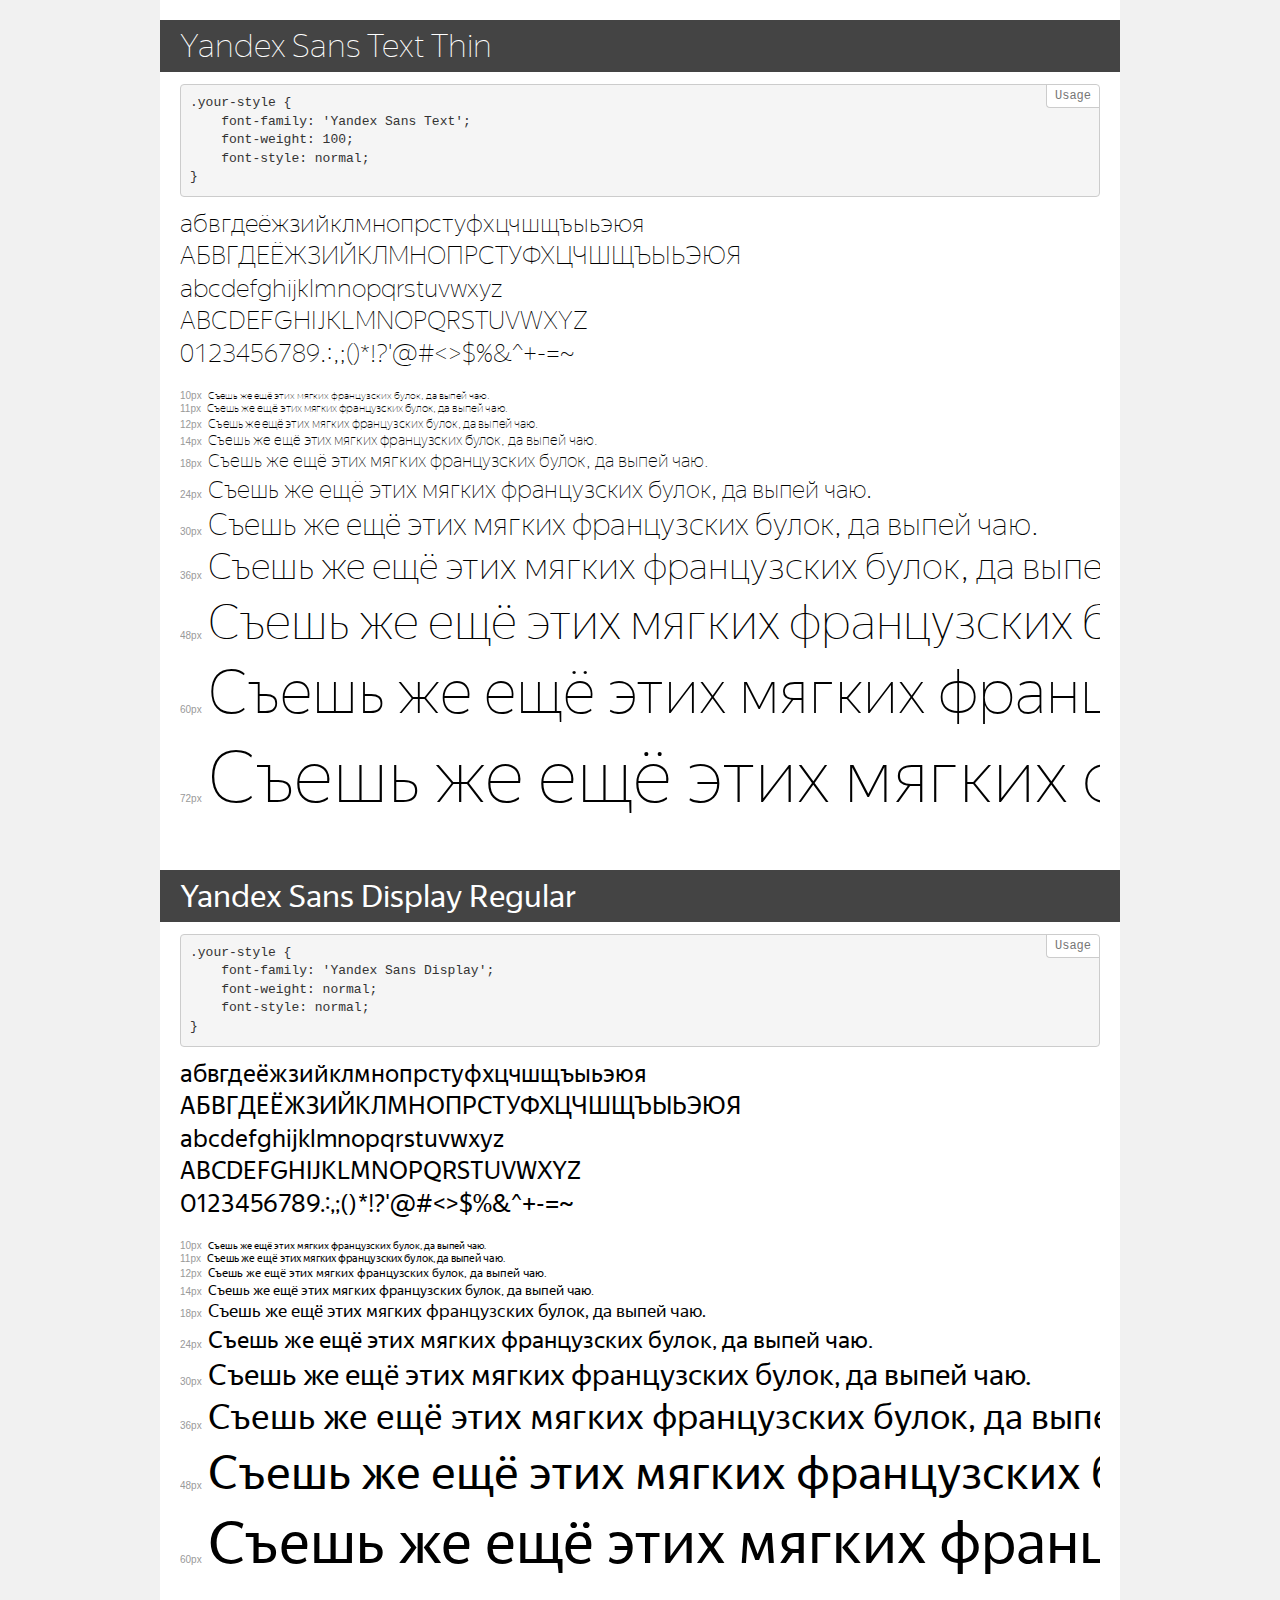
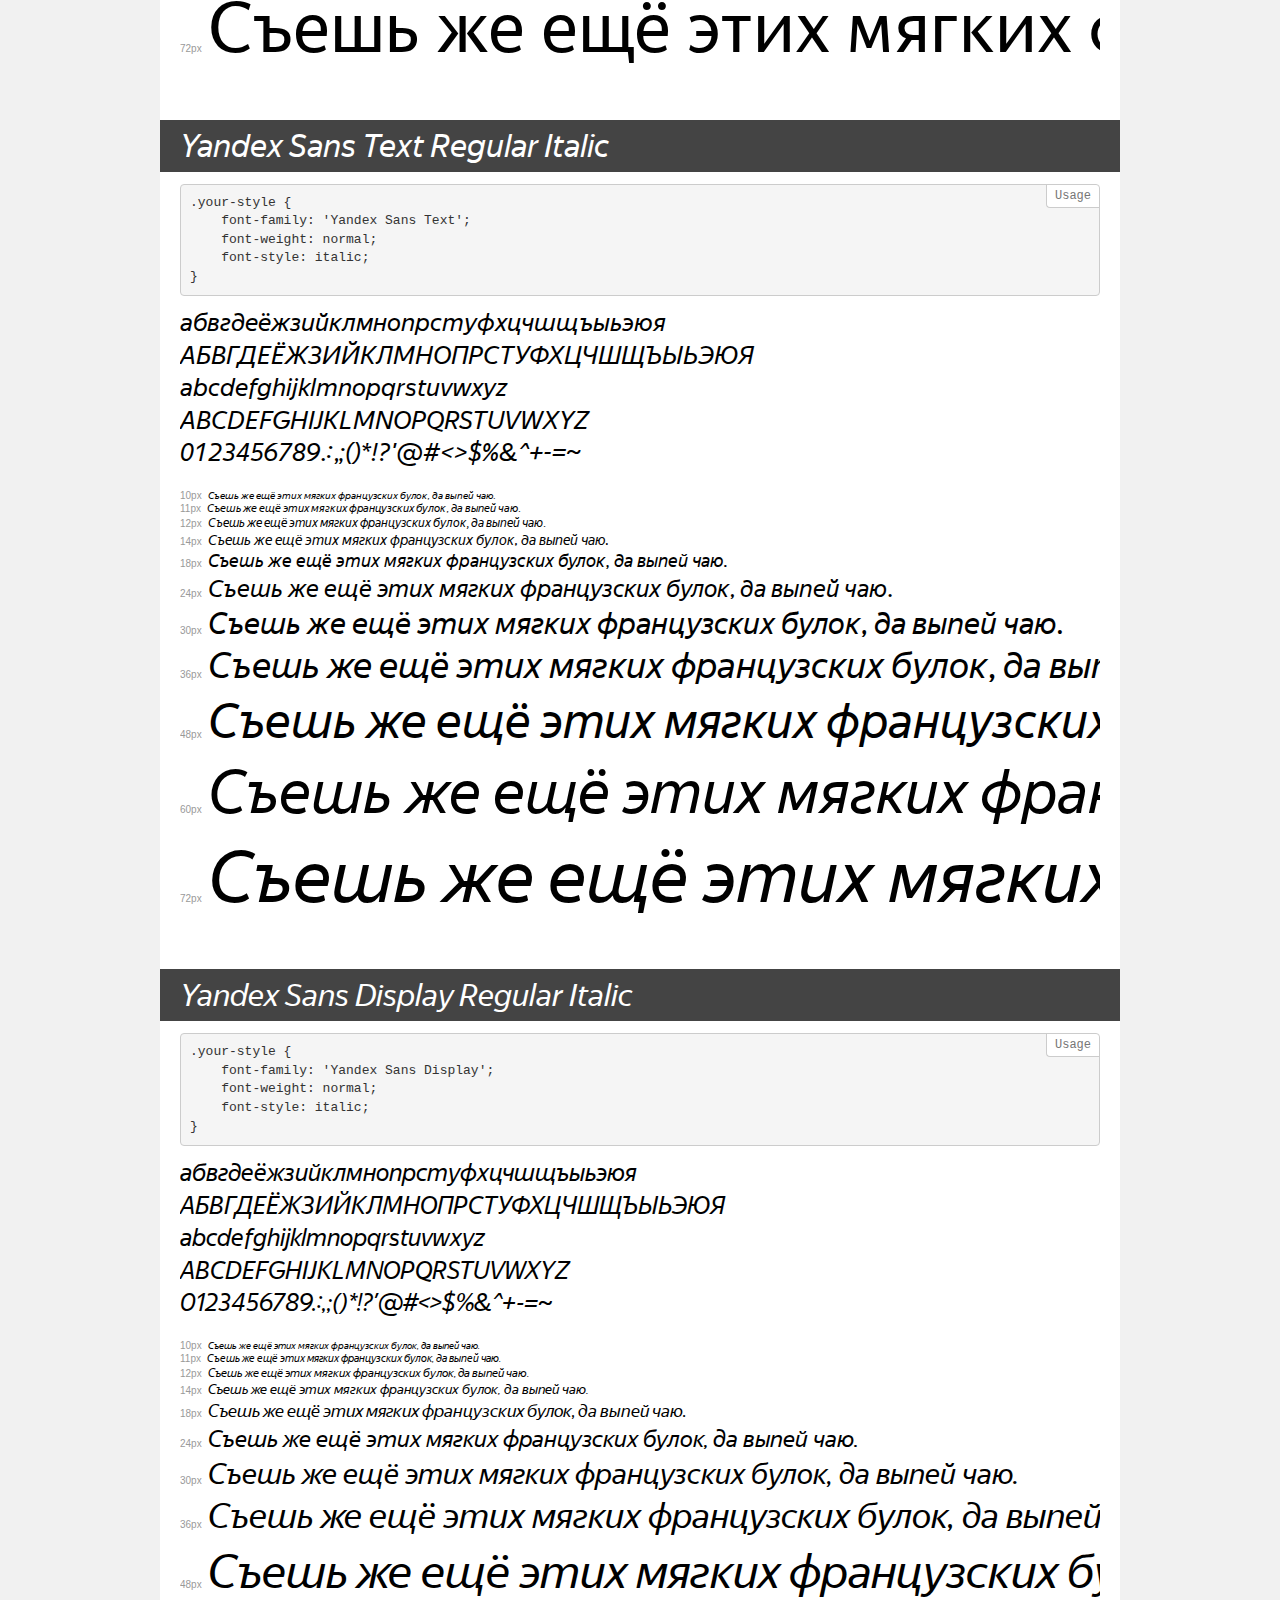
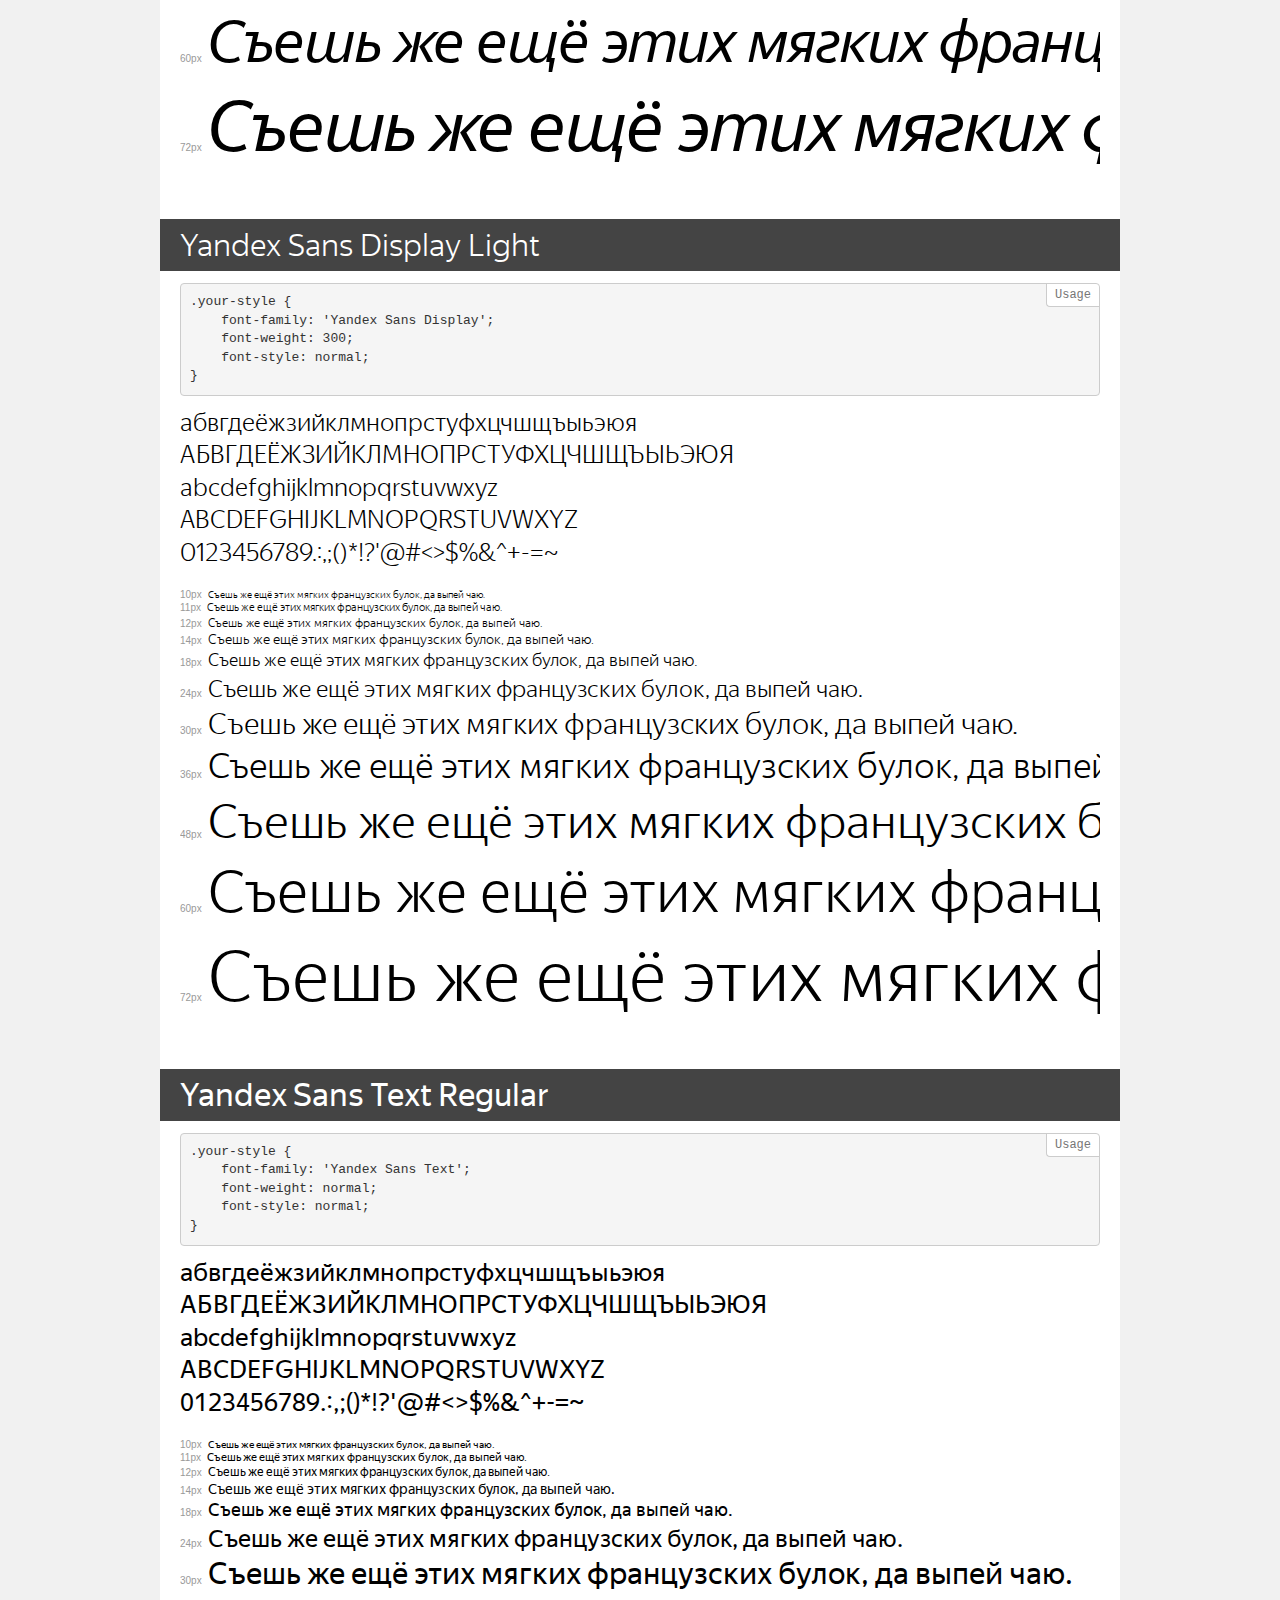
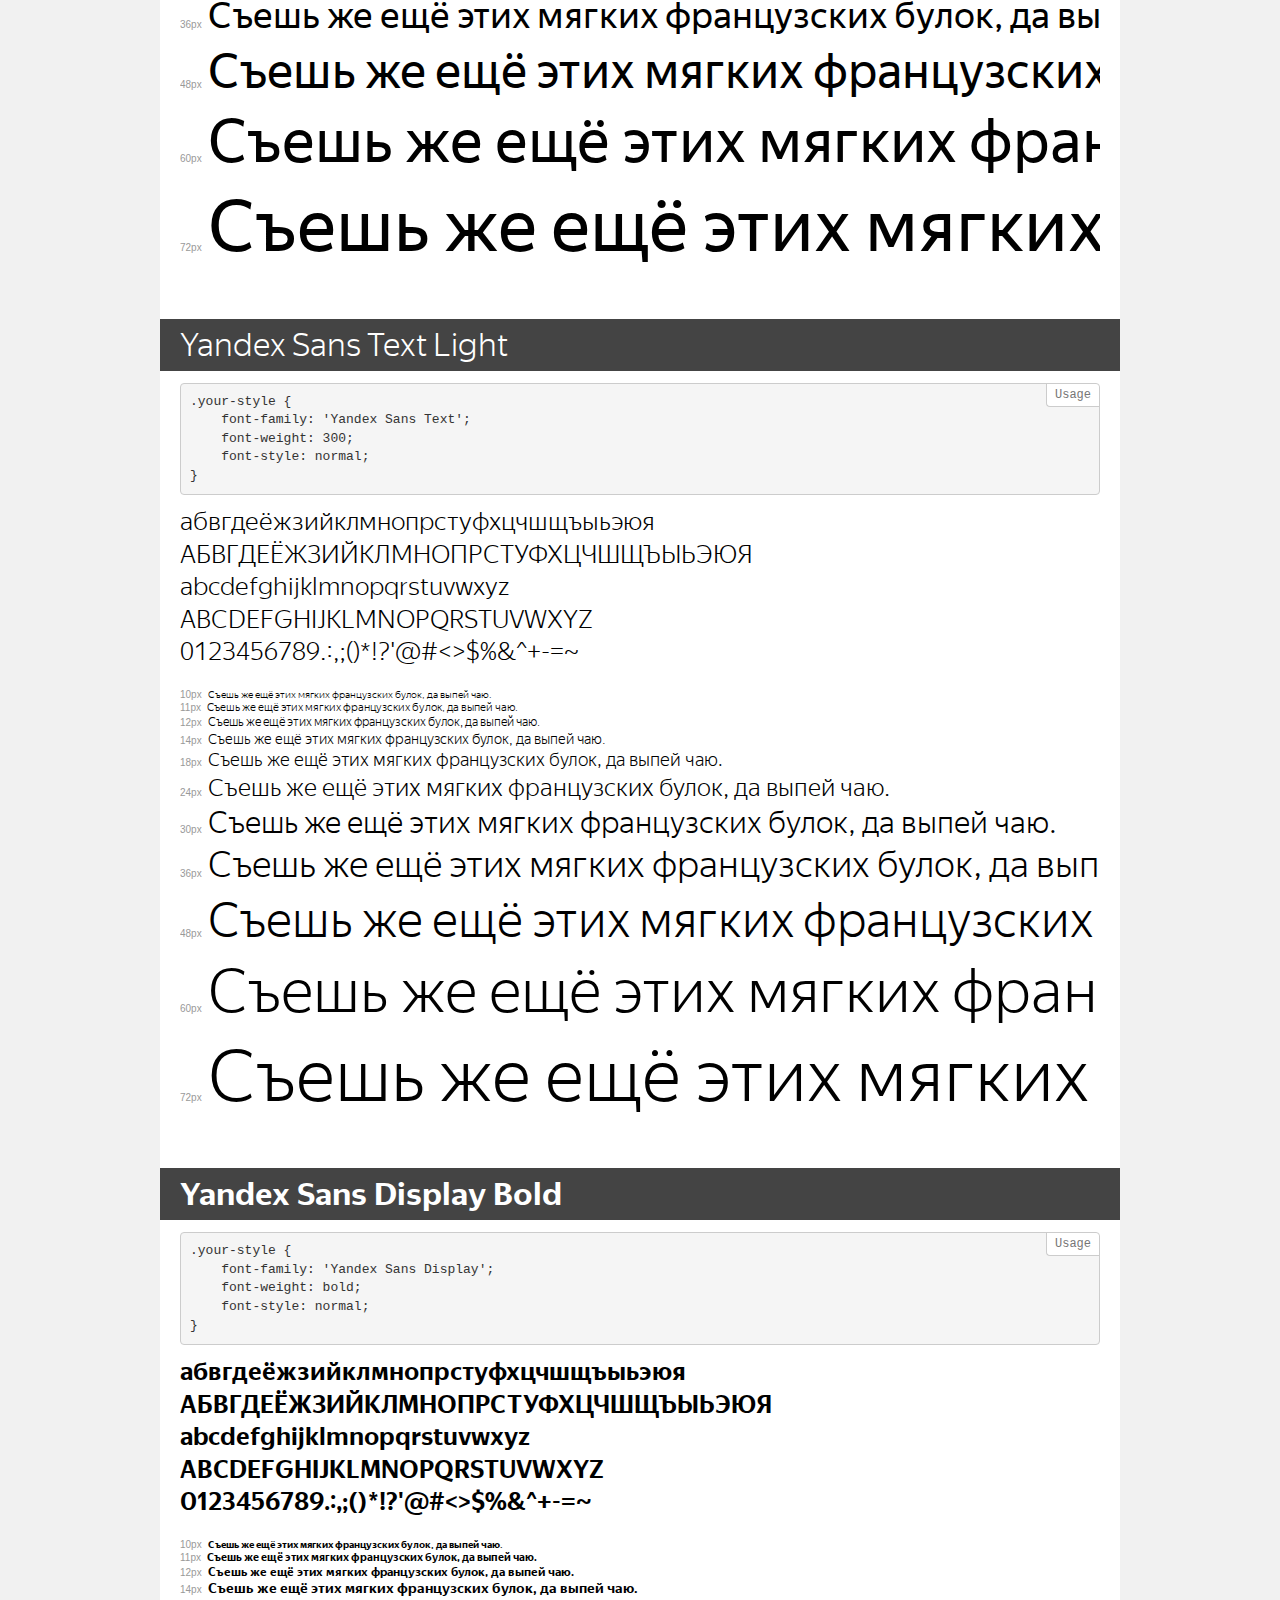
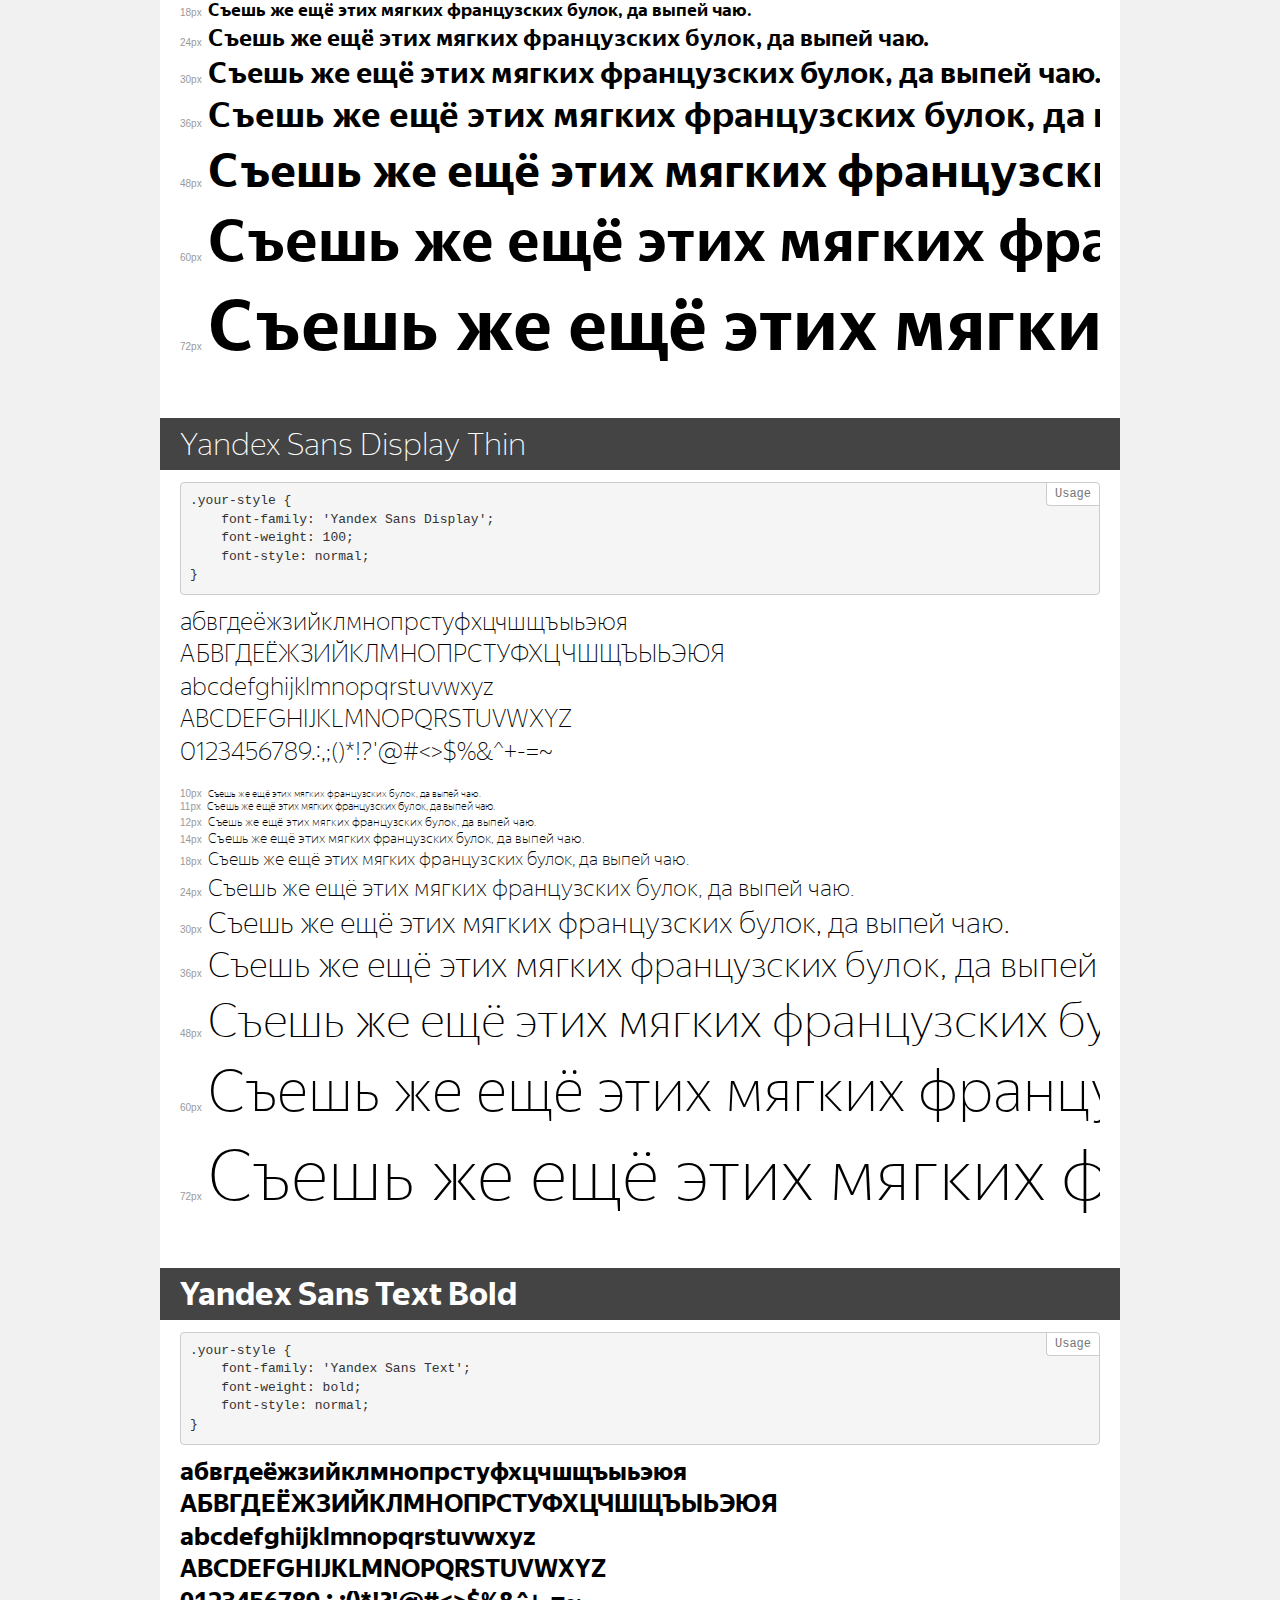
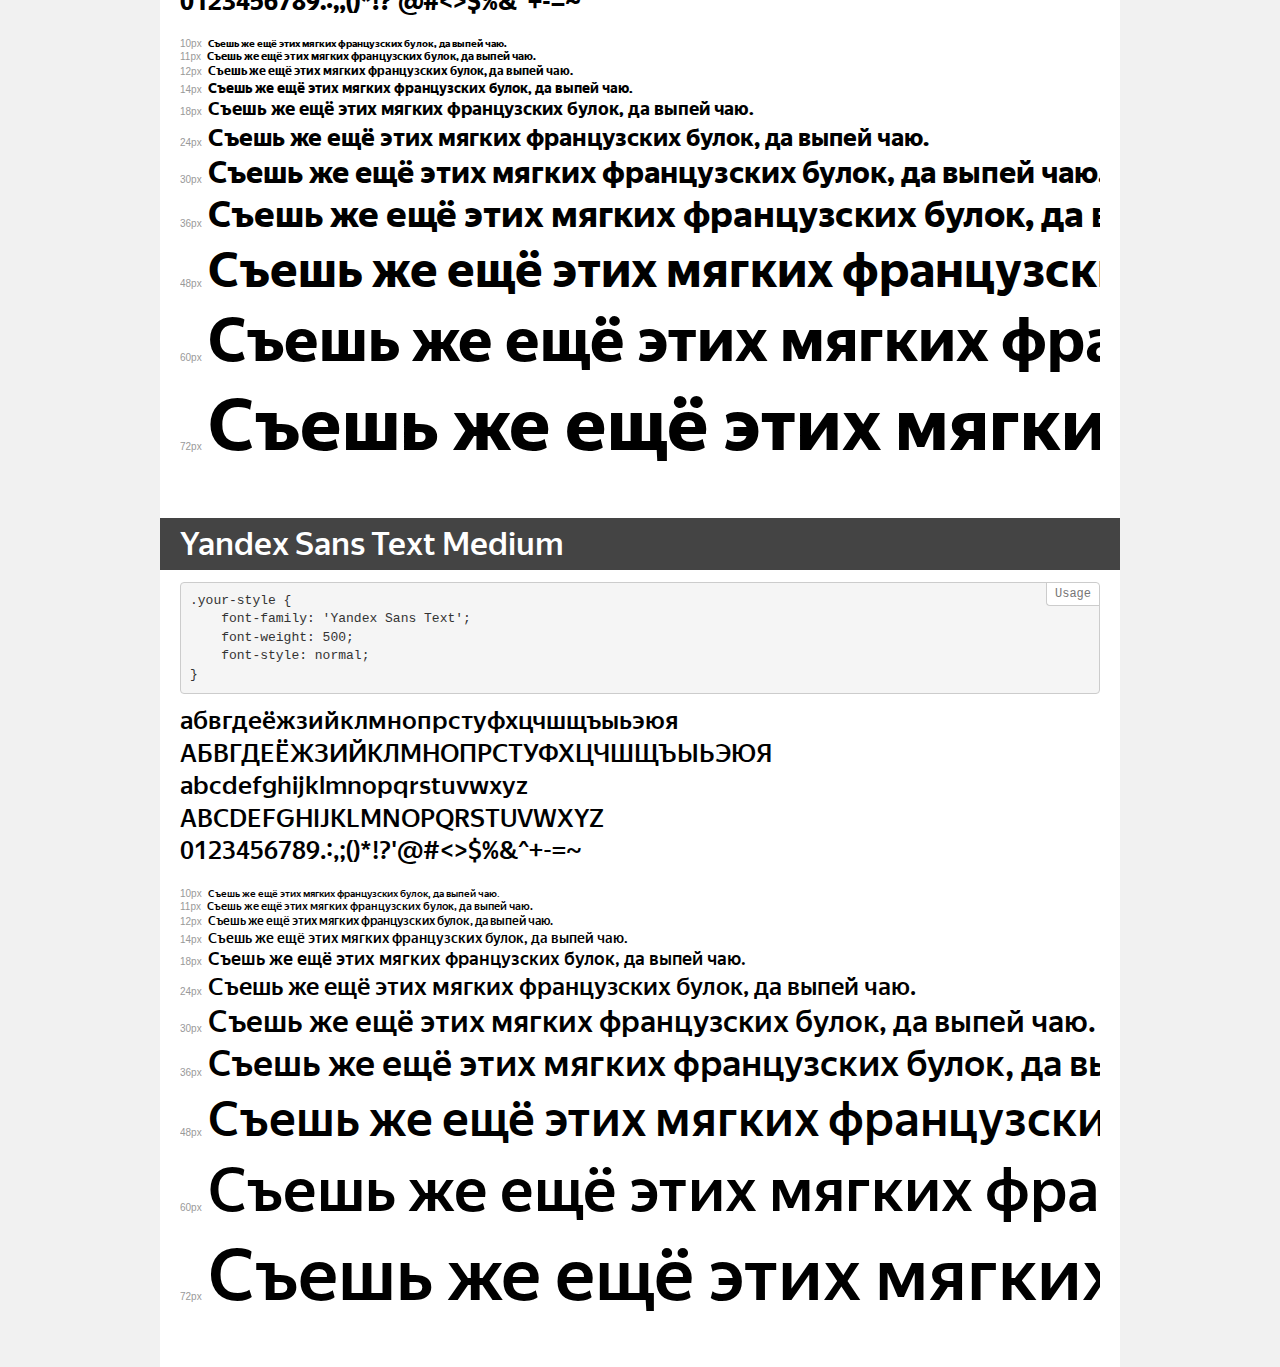
<file: fonts/demo.html>
<!DOCTYPE html>
<html>
<head>
    <meta charset="utf-8">
    <meta http-equiv="X-UA-Compatible" content="IE=edge">
    <meta name="viewport" content="width=device-width, initial-scale=1">
    <meta name="robots" content="noindex, noarchive">
    <meta name="format-detection" content="telephone=no">
    <title>Transfonter demo</title>
    <link href="stylesheet.css" rel="stylesheet">
    <style>
        /*
        http://meyerweb.com/eric/tools/css/reset/
        v2.0 | 20110126
        License: none (public domain)
        */
        html, body, div, span, applet, object, iframe,
        h1, h2, h3, h4, h5, h6, p, blockquote, pre,
        a, abbr, acronym, address, big, cite, code,
        del, dfn, em, img, ins, kbd, q, s, samp,
        small, strike, strong, sub, sup, tt, var,
        b, u, i, center,
        dl, dt, dd, ol, ul, li,
        fieldset, form, label, legend,
        table, caption, tbody, tfoot, thead, tr, th, td,
        article, aside, canvas, details, embed,
        figure, figcaption, footer, header, hgroup,
        menu, nav, output, ruby, section, summary,
        time, mark, audio, video {
            margin: 0;
            padding: 0;
            border: 0;
            font-size: 100%;
            font: inherit;
            vertical-align: baseline;
        }
        /* HTML5 display-role reset for older browsers */
        article, aside, details, figcaption, figure,
        footer, header, hgroup, menu, nav, section {
            display: block;
        }
        body {
            line-height: 1;
        }
        ol, ul {
            list-style: none;
        }
        blockquote, q {
            quotes: none;
        }
        blockquote:before, blockquote:after,
        q:before, q:after {
            content: '';
            content: none;
        }
        table {
            border-collapse: collapse;
            border-spacing: 0;
        }
        /* common styles */
        body {
            background: #f1f1f1;
            color: #000;
        }
        .page {
            background: #fff;
            width: 920px;
            margin: 0 auto;
            padding: 20px 20px 0 20px;
            overflow: hidden;
        }
        .font-container {
            overflow-x: auto;
            overflow-y: hidden;
            margin-bottom: 40px;
            line-height: 1.3;
            white-space: nowrap;
            padding-bottom: 5px;
        }
        h1 {
            position: relative;
            background: #444;
            font-size: 32px;
            color: #fff;
            padding: 10px 20px;
            margin: 0 -20px 12px -20px;
        }
        .letters {
            font-size: 25px;
            margin-bottom: 20px;
        }
        .s10:before {
            content: '10px';
        }
        .s11:before {
            content: '11px';
        }
        .s12:before {
            content: '12px';
        }
        .s14:before {
            content: '14px';
        }
        .s18:before {
            content: '18px';
        }
        .s24:before {
            content: '24px';
        }
        .s30:before {
            content: '30px';
        }
        .s36:before {
            content: '36px';
        }
        .s48:before {
            content: '48px';
        }
        .s60:before {
            content: '60px';
        }
        .s72:before {
            content: '72px';
        }
        .s10:before, .s11:before, .s12:before, .s14:before,
        .s18:before, .s24:before, .s30:before, .s36:before,
        .s48:before, .s60:before, .s72:before {
            font-family: Arial, sans-serif;
            font-size: 10px;
            font-weight: normal;
            font-style: normal;
            color: #999;
            padding-right: 6px;
        }
        pre {
            display: block;
            position: relative;
            padding: 9px;
            margin: 0 0 10px;
            font-family: Monaco, Menlo, Consolas, "Courier New", monospace !important;
            font-size: 13px;
            line-height: 1.428571429;
            color: #333;
            font-weight: normal !important;
            font-style: normal !important;
            background-color: #f5f5f5;
            border: 1px solid #ccc;
            overflow-x: auto;
            border-radius: 4px;
        }
        pre:after {
            display: block;
            position: absolute;
            right: 0;
            top: 0;
            content: 'Usage';
            line-height: 1;
            padding: 5px 8px;
            font-size: 12px;
            color: #767676;
            background-color: #fff;
            border: 1px solid #ccc;
            border-right: none;
            border-top: none;
            border-radius: 0 4px 0 4px;
            z-index: 10;
        }
        /* responsive */
        @media (max-width: 959px) {
            .page {
                width: auto;
                margin: 0;
            }
        }
    </style>
</head>
<body>
<div class="page">
    <div class="demo" style="font-family: 'Yandex Sans Text'; font-weight: 100; font-style: normal;">
        <h1>Yandex Sans Text Thin</h1>
        <pre>.your-style {
    font-family: 'Yandex Sans Text';
    font-weight: 100;
    font-style: normal;
}</pre>
        <div class="font-container">
            <p class="letters">
                абвгдеёжзийклмнопрстуфхцчшщъыьэюя<br>
АБВГДЕЁЖЗИЙКЛМНОПРСТУФХЦЧШЩЪЫЬЭЮЯ<br>
abcdefghijklmnopqrstuvwxyz<br>
ABCDEFGHIJKLMNOPQRSTUVWXYZ<br>
                0123456789.:,;()*!?'@#<>$%&^+-=~
            </p>
            <p class="s10" style="font-size: 10px;">Съешь же ещё этих мягких французских булок, да выпей чаю.</p>
            <p class="s11" style="font-size: 11px;">Съешь же ещё этих мягких французских булок, да выпей чаю.</p>
            <p class="s12" style="font-size: 12px;">Съешь же ещё этих мягких французских булок, да выпей чаю.</p>
            <p class="s14" style="font-size: 14px;">Съешь же ещё этих мягких французских булок, да выпей чаю.</p>
            <p class="s18" style="font-size: 18px;">Съешь же ещё этих мягких французских булок, да выпей чаю.</p>
            <p class="s24" style="font-size: 24px;">Съешь же ещё этих мягких французских булок, да выпей чаю.</p>
            <p class="s30" style="font-size: 30px;">Съешь же ещё этих мягких французских булок, да выпей чаю.</p>
            <p class="s36" style="font-size: 36px;">Съешь же ещё этих мягких французских булок, да выпей чаю.</p>
            <p class="s48" style="font-size: 48px;">Съешь же ещё этих мягких французских булок, да выпей чаю.</p>
            <p class="s60" style="font-size: 60px;">Съешь же ещё этих мягких французских булок, да выпей чаю.</p>
            <p class="s72" style="font-size: 72px;">Съешь же ещё этих мягких французских булок, да выпей чаю.</p>
        </div>
    </div>
    <div class="demo" style="font-family: 'Yandex Sans Display'; font-weight: normal; font-style: normal;">
        <h1>Yandex Sans Display Regular</h1>
        <pre>.your-style {
    font-family: 'Yandex Sans Display';
    font-weight: normal;
    font-style: normal;
}</pre>
        <div class="font-container">
            <p class="letters">
                абвгдеёжзийклмнопрстуфхцчшщъыьэюя<br>
АБВГДЕЁЖЗИЙКЛМНОПРСТУФХЦЧШЩЪЫЬЭЮЯ<br>
abcdefghijklmnopqrstuvwxyz<br>
ABCDEFGHIJKLMNOPQRSTUVWXYZ<br>
                0123456789.:,;()*!?'@#<>$%&^+-=~
            </p>
            <p class="s10" style="font-size: 10px;">Съешь же ещё этих мягких французских булок, да выпей чаю.</p>
            <p class="s11" style="font-size: 11px;">Съешь же ещё этих мягких французских булок, да выпей чаю.</p>
            <p class="s12" style="font-size: 12px;">Съешь же ещё этих мягких французских булок, да выпей чаю.</p>
            <p class="s14" style="font-size: 14px;">Съешь же ещё этих мягких французских булок, да выпей чаю.</p>
            <p class="s18" style="font-size: 18px;">Съешь же ещё этих мягких французских булок, да выпей чаю.</p>
            <p class="s24" style="font-size: 24px;">Съешь же ещё этих мягких французских булок, да выпей чаю.</p>
            <p class="s30" style="font-size: 30px;">Съешь же ещё этих мягких французских булок, да выпей чаю.</p>
            <p class="s36" style="font-size: 36px;">Съешь же ещё этих мягких французских булок, да выпей чаю.</p>
            <p class="s48" style="font-size: 48px;">Съешь же ещё этих мягких французских булок, да выпей чаю.</p>
            <p class="s60" style="font-size: 60px;">Съешь же ещё этих мягких французских булок, да выпей чаю.</p>
            <p class="s72" style="font-size: 72px;">Съешь же ещё этих мягких французских булок, да выпей чаю.</p>
        </div>
    </div>
    <div class="demo" style="font-family: 'Yandex Sans Text'; font-weight: normal; font-style: italic;">
        <h1>Yandex Sans Text Regular Italic</h1>
        <pre>.your-style {
    font-family: 'Yandex Sans Text';
    font-weight: normal;
    font-style: italic;
}</pre>
        <div class="font-container">
            <p class="letters">
                абвгдеёжзийклмнопрстуфхцчшщъыьэюя<br>
АБВГДЕЁЖЗИЙКЛМНОПРСТУФХЦЧШЩЪЫЬЭЮЯ<br>
abcdefghijklmnopqrstuvwxyz<br>
ABCDEFGHIJKLMNOPQRSTUVWXYZ<br>
                0123456789.:,;()*!?'@#<>$%&^+-=~
            </p>
            <p class="s10" style="font-size: 10px;">Съешь же ещё этих мягких французских булок, да выпей чаю.</p>
            <p class="s11" style="font-size: 11px;">Съешь же ещё этих мягких французских булок, да выпей чаю.</p>
            <p class="s12" style="font-size: 12px;">Съешь же ещё этих мягких французских булок, да выпей чаю.</p>
            <p class="s14" style="font-size: 14px;">Съешь же ещё этих мягких французских булок, да выпей чаю.</p>
            <p class="s18" style="font-size: 18px;">Съешь же ещё этих мягких французских булок, да выпей чаю.</p>
            <p class="s24" style="font-size: 24px;">Съешь же ещё этих мягких французских булок, да выпей чаю.</p>
            <p class="s30" style="font-size: 30px;">Съешь же ещё этих мягких французских булок, да выпей чаю.</p>
            <p class="s36" style="font-size: 36px;">Съешь же ещё этих мягких французских булок, да выпей чаю.</p>
            <p class="s48" style="font-size: 48px;">Съешь же ещё этих мягких французских булок, да выпей чаю.</p>
            <p class="s60" style="font-size: 60px;">Съешь же ещё этих мягких французских булок, да выпей чаю.</p>
            <p class="s72" style="font-size: 72px;">Съешь же ещё этих мягких французских булок, да выпей чаю.</p>
        </div>
    </div>
    <div class="demo" style="font-family: 'Yandex Sans Display'; font-weight: normal; font-style: italic;">
        <h1>Yandex Sans Display Regular Italic</h1>
        <pre>.your-style {
    font-family: 'Yandex Sans Display';
    font-weight: normal;
    font-style: italic;
}</pre>
        <div class="font-container">
            <p class="letters">
                абвгдеёжзийклмнопрстуфхцчшщъыьэюя<br>
АБВГДЕЁЖЗИЙКЛМНОПРСТУФХЦЧШЩЪЫЬЭЮЯ<br>
abcdefghijklmnopqrstuvwxyz<br>
ABCDEFGHIJKLMNOPQRSTUVWXYZ<br>
                0123456789.:,;()*!?'@#<>$%&^+-=~
            </p>
            <p class="s10" style="font-size: 10px;">Съешь же ещё этих мягких французских булок, да выпей чаю.</p>
            <p class="s11" style="font-size: 11px;">Съешь же ещё этих мягких французских булок, да выпей чаю.</p>
            <p class="s12" style="font-size: 12px;">Съешь же ещё этих мягких французских булок, да выпей чаю.</p>
            <p class="s14" style="font-size: 14px;">Съешь же ещё этих мягких французских булок, да выпей чаю.</p>
            <p class="s18" style="font-size: 18px;">Съешь же ещё этих мягких французских булок, да выпей чаю.</p>
            <p class="s24" style="font-size: 24px;">Съешь же ещё этих мягких французских булок, да выпей чаю.</p>
            <p class="s30" style="font-size: 30px;">Съешь же ещё этих мягких французских булок, да выпей чаю.</p>
            <p class="s36" style="font-size: 36px;">Съешь же ещё этих мягких французских булок, да выпей чаю.</p>
            <p class="s48" style="font-size: 48px;">Съешь же ещё этих мягких французских булок, да выпей чаю.</p>
            <p class="s60" style="font-size: 60px;">Съешь же ещё этих мягких французских булок, да выпей чаю.</p>
            <p class="s72" style="font-size: 72px;">Съешь же ещё этих мягких французских булок, да выпей чаю.</p>
        </div>
    </div>
    <div class="demo" style="font-family: 'Yandex Sans Display'; font-weight: 300; font-style: normal;">
        <h1>Yandex Sans Display Light</h1>
        <pre>.your-style {
    font-family: 'Yandex Sans Display';
    font-weight: 300;
    font-style: normal;
}</pre>
        <div class="font-container">
            <p class="letters">
                абвгдеёжзийклмнопрстуфхцчшщъыьэюя<br>
АБВГДЕЁЖЗИЙКЛМНОПРСТУФХЦЧШЩЪЫЬЭЮЯ<br>
abcdefghijklmnopqrstuvwxyz<br>
ABCDEFGHIJKLMNOPQRSTUVWXYZ<br>
                0123456789.:,;()*!?'@#<>$%&^+-=~
            </p>
            <p class="s10" style="font-size: 10px;">Съешь же ещё этих мягких французских булок, да выпей чаю.</p>
            <p class="s11" style="font-size: 11px;">Съешь же ещё этих мягких французских булок, да выпей чаю.</p>
            <p class="s12" style="font-size: 12px;">Съешь же ещё этих мягких французских булок, да выпей чаю.</p>
            <p class="s14" style="font-size: 14px;">Съешь же ещё этих мягких французских булок, да выпей чаю.</p>
            <p class="s18" style="font-size: 18px;">Съешь же ещё этих мягких французских булок, да выпей чаю.</p>
            <p class="s24" style="font-size: 24px;">Съешь же ещё этих мягких французских булок, да выпей чаю.</p>
            <p class="s30" style="font-size: 30px;">Съешь же ещё этих мягких французских булок, да выпей чаю.</p>
            <p class="s36" style="font-size: 36px;">Съешь же ещё этих мягких французских булок, да выпей чаю.</p>
            <p class="s48" style="font-size: 48px;">Съешь же ещё этих мягких французских булок, да выпей чаю.</p>
            <p class="s60" style="font-size: 60px;">Съешь же ещё этих мягких французских булок, да выпей чаю.</p>
            <p class="s72" style="font-size: 72px;">Съешь же ещё этих мягких французских булок, да выпей чаю.</p>
        </div>
    </div>
    <div class="demo" style="font-family: 'Yandex Sans Text'; font-weight: normal; font-style: normal;">
        <h1>Yandex Sans Text Regular</h1>
        <pre>.your-style {
    font-family: 'Yandex Sans Text';
    font-weight: normal;
    font-style: normal;
}</pre>
        <div class="font-container">
            <p class="letters">
                абвгдеёжзийклмнопрстуфхцчшщъыьэюя<br>
АБВГДЕЁЖЗИЙКЛМНОПРСТУФХЦЧШЩЪЫЬЭЮЯ<br>
abcdefghijklmnopqrstuvwxyz<br>
ABCDEFGHIJKLMNOPQRSTUVWXYZ<br>
                0123456789.:,;()*!?'@#<>$%&^+-=~
            </p>
            <p class="s10" style="font-size: 10px;">Съешь же ещё этих мягких французских булок, да выпей чаю.</p>
            <p class="s11" style="font-size: 11px;">Съешь же ещё этих мягких французских булок, да выпей чаю.</p>
            <p class="s12" style="font-size: 12px;">Съешь же ещё этих мягких французских булок, да выпей чаю.</p>
            <p class="s14" style="font-size: 14px;">Съешь же ещё этих мягких французских булок, да выпей чаю.</p>
            <p class="s18" style="font-size: 18px;">Съешь же ещё этих мягких французских булок, да выпей чаю.</p>
            <p class="s24" style="font-size: 24px;">Съешь же ещё этих мягких французских булок, да выпей чаю.</p>
            <p class="s30" style="font-size: 30px;">Съешь же ещё этих мягких французских булок, да выпей чаю.</p>
            <p class="s36" style="font-size: 36px;">Съешь же ещё этих мягких французских булок, да выпей чаю.</p>
            <p class="s48" style="font-size: 48px;">Съешь же ещё этих мягких французских булок, да выпей чаю.</p>
            <p class="s60" style="font-size: 60px;">Съешь же ещё этих мягких французских булок, да выпей чаю.</p>
            <p class="s72" style="font-size: 72px;">Съешь же ещё этих мягких французских булок, да выпей чаю.</p>
        </div>
    </div>
    <div class="demo" style="font-family: 'Yandex Sans Text'; font-weight: 300; font-style: normal;">
        <h1>Yandex Sans Text Light</h1>
        <pre>.your-style {
    font-family: 'Yandex Sans Text';
    font-weight: 300;
    font-style: normal;
}</pre>
        <div class="font-container">
            <p class="letters">
                абвгдеёжзийклмнопрстуфхцчшщъыьэюя<br>
АБВГДЕЁЖЗИЙКЛМНОПРСТУФХЦЧШЩЪЫЬЭЮЯ<br>
abcdefghijklmnopqrstuvwxyz<br>
ABCDEFGHIJKLMNOPQRSTUVWXYZ<br>
                0123456789.:,;()*!?'@#<>$%&^+-=~
            </p>
            <p class="s10" style="font-size: 10px;">Съешь же ещё этих мягких французских булок, да выпей чаю.</p>
            <p class="s11" style="font-size: 11px;">Съешь же ещё этих мягких французских булок, да выпей чаю.</p>
            <p class="s12" style="font-size: 12px;">Съешь же ещё этих мягких французских булок, да выпей чаю.</p>
            <p class="s14" style="font-size: 14px;">Съешь же ещё этих мягких французских булок, да выпей чаю.</p>
            <p class="s18" style="font-size: 18px;">Съешь же ещё этих мягких французских булок, да выпей чаю.</p>
            <p class="s24" style="font-size: 24px;">Съешь же ещё этих мягких французских булок, да выпей чаю.</p>
            <p class="s30" style="font-size: 30px;">Съешь же ещё этих мягких французских булок, да выпей чаю.</p>
            <p class="s36" style="font-size: 36px;">Съешь же ещё этих мягких французских булок, да выпей чаю.</p>
            <p class="s48" style="font-size: 48px;">Съешь же ещё этих мягких французских булок, да выпей чаю.</p>
            <p class="s60" style="font-size: 60px;">Съешь же ещё этих мягких французских булок, да выпей чаю.</p>
            <p class="s72" style="font-size: 72px;">Съешь же ещё этих мягких французских булок, да выпей чаю.</p>
        </div>
    </div>
    <div class="demo" style="font-family: 'Yandex Sans Display'; font-weight: bold; font-style: normal;">
        <h1>Yandex Sans Display Bold</h1>
        <pre>.your-style {
    font-family: 'Yandex Sans Display';
    font-weight: bold;
    font-style: normal;
}</pre>
        <div class="font-container">
            <p class="letters">
                абвгдеёжзийклмнопрстуфхцчшщъыьэюя<br>
АБВГДЕЁЖЗИЙКЛМНОПРСТУФХЦЧШЩЪЫЬЭЮЯ<br>
abcdefghijklmnopqrstuvwxyz<br>
ABCDEFGHIJKLMNOPQRSTUVWXYZ<br>
                0123456789.:,;()*!?'@#<>$%&^+-=~
            </p>
            <p class="s10" style="font-size: 10px;">Съешь же ещё этих мягких французских булок, да выпей чаю.</p>
            <p class="s11" style="font-size: 11px;">Съешь же ещё этих мягких французских булок, да выпей чаю.</p>
            <p class="s12" style="font-size: 12px;">Съешь же ещё этих мягких французских булок, да выпей чаю.</p>
            <p class="s14" style="font-size: 14px;">Съешь же ещё этих мягких французских булок, да выпей чаю.</p>
            <p class="s18" style="font-size: 18px;">Съешь же ещё этих мягких французских булок, да выпей чаю.</p>
            <p class="s24" style="font-size: 24px;">Съешь же ещё этих мягких французских булок, да выпей чаю.</p>
            <p class="s30" style="font-size: 30px;">Съешь же ещё этих мягких французских булок, да выпей чаю.</p>
            <p class="s36" style="font-size: 36px;">Съешь же ещё этих мягких французских булок, да выпей чаю.</p>
            <p class="s48" style="font-size: 48px;">Съешь же ещё этих мягких французских булок, да выпей чаю.</p>
            <p class="s60" style="font-size: 60px;">Съешь же ещё этих мягких французских булок, да выпей чаю.</p>
            <p class="s72" style="font-size: 72px;">Съешь же ещё этих мягких французских булок, да выпей чаю.</p>
        </div>
    </div>
    <div class="demo" style="font-family: 'Yandex Sans Display'; font-weight: 100; font-style: normal;">
        <h1>Yandex Sans Display Thin</h1>
        <pre>.your-style {
    font-family: 'Yandex Sans Display';
    font-weight: 100;
    font-style: normal;
}</pre>
        <div class="font-container">
            <p class="letters">
                абвгдеёжзийклмнопрстуфхцчшщъыьэюя<br>
АБВГДЕЁЖЗИЙКЛМНОПРСТУФХЦЧШЩЪЫЬЭЮЯ<br>
abcdefghijklmnopqrstuvwxyz<br>
ABCDEFGHIJKLMNOPQRSTUVWXYZ<br>
                0123456789.:,;()*!?'@#<>$%&^+-=~
            </p>
            <p class="s10" style="font-size: 10px;">Съешь же ещё этих мягких французских булок, да выпей чаю.</p>
            <p class="s11" style="font-size: 11px;">Съешь же ещё этих мягких французских булок, да выпей чаю.</p>
            <p class="s12" style="font-size: 12px;">Съешь же ещё этих мягких французских булок, да выпей чаю.</p>
            <p class="s14" style="font-size: 14px;">Съешь же ещё этих мягких французских булок, да выпей чаю.</p>
            <p class="s18" style="font-size: 18px;">Съешь же ещё этих мягких французских булок, да выпей чаю.</p>
            <p class="s24" style="font-size: 24px;">Съешь же ещё этих мягких французских булок, да выпей чаю.</p>
            <p class="s30" style="font-size: 30px;">Съешь же ещё этих мягких французских булок, да выпей чаю.</p>
            <p class="s36" style="font-size: 36px;">Съешь же ещё этих мягких французских булок, да выпей чаю.</p>
            <p class="s48" style="font-size: 48px;">Съешь же ещё этих мягких французских булок, да выпей чаю.</p>
            <p class="s60" style="font-size: 60px;">Съешь же ещё этих мягких французских булок, да выпей чаю.</p>
            <p class="s72" style="font-size: 72px;">Съешь же ещё этих мягких французских булок, да выпей чаю.</p>
        </div>
    </div>
    <div class="demo" style="font-family: 'Yandex Sans Text'; font-weight: bold; font-style: normal;">
        <h1>Yandex Sans Text Bold</h1>
        <pre>.your-style {
    font-family: 'Yandex Sans Text';
    font-weight: bold;
    font-style: normal;
}</pre>
        <div class="font-container">
            <p class="letters">
                абвгдеёжзийклмнопрстуфхцчшщъыьэюя<br>
АБВГДЕЁЖЗИЙКЛМНОПРСТУФХЦЧШЩЪЫЬЭЮЯ<br>
abcdefghijklmnopqrstuvwxyz<br>
ABCDEFGHIJKLMNOPQRSTUVWXYZ<br>
                0123456789.:,;()*!?'@#<>$%&^+-=~
            </p>
            <p class="s10" style="font-size: 10px;">Съешь же ещё этих мягких французских булок, да выпей чаю.</p>
            <p class="s11" style="font-size: 11px;">Съешь же ещё этих мягких французских булок, да выпей чаю.</p>
            <p class="s12" style="font-size: 12px;">Съешь же ещё этих мягких французских булок, да выпей чаю.</p>
            <p class="s14" style="font-size: 14px;">Съешь же ещё этих мягких французских булок, да выпей чаю.</p>
            <p class="s18" style="font-size: 18px;">Съешь же ещё этих мягких французских булок, да выпей чаю.</p>
            <p class="s24" style="font-size: 24px;">Съешь же ещё этих мягких французских булок, да выпей чаю.</p>
            <p class="s30" style="font-size: 30px;">Съешь же ещё этих мягких французских булок, да выпей чаю.</p>
            <p class="s36" style="font-size: 36px;">Съешь же ещё этих мягких французских булок, да выпей чаю.</p>
            <p class="s48" style="font-size: 48px;">Съешь же ещё этих мягких французских булок, да выпей чаю.</p>
            <p class="s60" style="font-size: 60px;">Съешь же ещё этих мягких французских булок, да выпей чаю.</p>
            <p class="s72" style="font-size: 72px;">Съешь же ещё этих мягких французских булок, да выпей чаю.</p>
        </div>
    </div>
    <div class="demo" style="font-family: 'Yandex Sans Text'; font-weight: 500; font-style: normal;">
        <h1>Yandex Sans Text Medium</h1>
        <pre>.your-style {
    font-family: 'Yandex Sans Text';
    font-weight: 500;
    font-style: normal;
}</pre>
        <div class="font-container">
            <p class="letters">
                абвгдеёжзийклмнопрстуфхцчшщъыьэюя<br>
АБВГДЕЁЖЗИЙКЛМНОПРСТУФХЦЧШЩЪЫЬЭЮЯ<br>
abcdefghijklmnopqrstuvwxyz<br>
ABCDEFGHIJKLMNOPQRSTUVWXYZ<br>
                0123456789.:,;()*!?'@#<>$%&^+-=~
            </p>
            <p class="s10" style="font-size: 10px;">Съешь же ещё этих мягких французских булок, да выпей чаю.</p>
            <p class="s11" style="font-size: 11px;">Съешь же ещё этих мягких французских булок, да выпей чаю.</p>
            <p class="s12" style="font-size: 12px;">Съешь же ещё этих мягких французских булок, да выпей чаю.</p>
            <p class="s14" style="font-size: 14px;">Съешь же ещё этих мягких французских булок, да выпей чаю.</p>
            <p class="s18" style="font-size: 18px;">Съешь же ещё этих мягких французских булок, да выпей чаю.</p>
            <p class="s24" style="font-size: 24px;">Съешь же ещё этих мягких французских булок, да выпей чаю.</p>
            <p class="s30" style="font-size: 30px;">Съешь же ещё этих мягких французских булок, да выпей чаю.</p>
            <p class="s36" style="font-size: 36px;">Съешь же ещё этих мягких французских булок, да выпей чаю.</p>
            <p class="s48" style="font-size: 48px;">Съешь же ещё этих мягких французских булок, да выпей чаю.</p>
            <p class="s60" style="font-size: 60px;">Съешь же ещё этих мягких французских булок, да выпей чаю.</p>
            <p class="s72" style="font-size: 72px;">Съешь же ещё этих мягких французских булок, да выпей чаю.</p>
        </div>
    </div>
</div>
</body>
</html>
</file>
<file: fonts/stylesheet.css>
@font-face {
    font-family: 'Yandex Sans Text';
    src: url('YandexSansText-Thin.eot');
    src: local('Yandex Sans Text Thin'), local('YandexSansText-Thin'),
        url('YandexSansText-Thin.eot?#iefix') format('embedded-opentype'),
        url('YandexSansText-Thin.woff2') format('woff2'),
        url('YandexSansText-Thin.woff') format('woff'),
        url('YandexSansText-Thin.ttf') format('truetype');
    font-weight: 100;
    font-style: normal;
}

@font-face {
    font-family: 'Yandex Sans Display';
    src: url('YandexSansDisplay-Regular.eot');
    src: local('Yandex Sans Display Regular'), local('YandexSansDisplay-Regular'),
        url('YandexSansDisplay-Regular.eot?#iefix') format('embedded-opentype'),
        url('YandexSansDisplay-Regular.woff2') format('woff2'),
        url('YandexSansDisplay-Regular.woff') format('woff'),
        url('YandexSansDisplay-Regular.ttf') format('truetype');
    font-weight: normal;
    font-style: normal;
}

@font-face {
    font-family: 'Yandex Sans Text';
    src: url('YandexSansText-RegularItalic.eot');
    src: local('Yandex Sans Text Regular Italic'), local('YandexSansText-RegularItalic'),
        url('YandexSansText-RegularItalic.eot?#iefix') format('embedded-opentype'),
        url('YandexSansText-RegularItalic.woff2') format('woff2'),
        url('YandexSansText-RegularItalic.woff') format('woff'),
        url('YandexSansText-RegularItalic.ttf') format('truetype');
    font-weight: normal;
    font-style: italic;
}

@font-face {
    font-family: 'Yandex Sans Display';
    src: url('YandexSansDisplay-RegularItalic.eot');
    src: local('Yandex Sans Display Regular Italic'), local('YandexSansDisplay-RegularItalic'),
        url('YandexSansDisplay-RegularItalic.eot?#iefix') format('embedded-opentype'),
        url('YandexSansDisplay-RegularItalic.woff2') format('woff2'),
        url('YandexSansDisplay-RegularItalic.woff') format('woff'),
        url('YandexSansDisplay-RegularItalic.ttf') format('truetype');
    font-weight: normal;
    font-style: italic;
}

@font-face {
    font-family: 'Yandex Sans Display';
    src: url('YandexSansDisplay-Light.eot');
    src: local('Yandex Sans Display Light'), local('YandexSansDisplay-Light'),
        url('YandexSansDisplay-Light.eot?#iefix') format('embedded-opentype'),
        url('YandexSansDisplay-Light.woff2') format('woff2'),
        url('YandexSansDisplay-Light.woff') format('woff'),
        url('YandexSansDisplay-Light.ttf') format('truetype');
    font-weight: 300;
    font-style: normal;
}

@font-face {
    font-family: 'Yandex Sans Text';
    src: url('YandexSansText-Regular.eot');
    src: local('Yandex Sans Text Regular'), local('YandexSansText-Regular'),
        url('YandexSansText-Regular.eot?#iefix') format('embedded-opentype'),
        url('YandexSansText-Regular.woff2') format('woff2'),
        url('YandexSansText-Regular.woff') format('woff'),
        url('YandexSansText-Regular.ttf') format('truetype');
    font-weight: normal;
    font-style: normal;
}

@font-face {
    font-family: 'Yandex Sans Text';
    src: url('YandexSansText-Light.eot');
    src: local('Yandex Sans Text Light'), local('YandexSansText-Light'),
        url('YandexSansText-Light.eot?#iefix') format('embedded-opentype'),
        url('YandexSansText-Light.woff2') format('woff2'),
        url('YandexSansText-Light.woff') format('woff'),
        url('YandexSansText-Light.ttf') format('truetype');
    font-weight: 300;
    font-style: normal;
}

@font-face {
    font-family: 'Yandex Sans Display';
    src: url('YandexSansDisplay-Bold.eot');
    src: local('Yandex Sans Display Bold'), local('YandexSansDisplay-Bold'),
        url('YandexSansDisplay-Bold.eot?#iefix') format('embedded-opentype'),
        url('YandexSansDisplay-Bold.woff2') format('woff2'),
        url('YandexSansDisplay-Bold.woff') format('woff'),
        url('YandexSansDisplay-Bold.ttf') format('truetype');
    font-weight: bold;
    font-style: normal;
}

@font-face {
    font-family: 'Yandex Sans Display';
    src: url('YandexSansDisplay-Thin.eot');
    src: local('Yandex Sans Display Thin'), local('YandexSansDisplay-Thin'),
        url('YandexSansDisplay-Thin.eot?#iefix') format('embedded-opentype'),
        url('YandexSansDisplay-Thin.woff2') format('woff2'),
        url('YandexSansDisplay-Thin.woff') format('woff'),
        url('YandexSansDisplay-Thin.ttf') format('truetype');
    font-weight: 100;
    font-style: normal;
}

@font-face {
    font-family: 'Yandex Sans Text';
    src: url('YandexSansText-Bold.eot');
    src: local('Yandex Sans Text Bold'), local('YandexSansText-Bold'),
        url('YandexSansText-Bold.eot?#iefix') format('embedded-opentype'),
        url('YandexSansText-Bold.woff2') format('woff2'),
        url('YandexSansText-Bold.woff') format('woff'),
        url('YandexSansText-Bold.ttf') format('truetype');
    font-weight: bold;
    font-style: normal;
}

@font-face {
    font-family: 'Yandex Sans Text';
    src: url('YandexSansText-Medium.eot');
    src: local('Yandex Sans Text Medium'), local('YandexSansText-Medium'),
        url('YandexSansText-Medium.eot?#iefix') format('embedded-opentype'),
        url('YandexSansText-Medium.woff2') format('woff2'),
        url('YandexSansText-Medium.woff') format('woff'),
        url('YandexSansText-Medium.ttf') format('truetype');
    font-weight: 500;
    font-style: normal;
}
</file>
